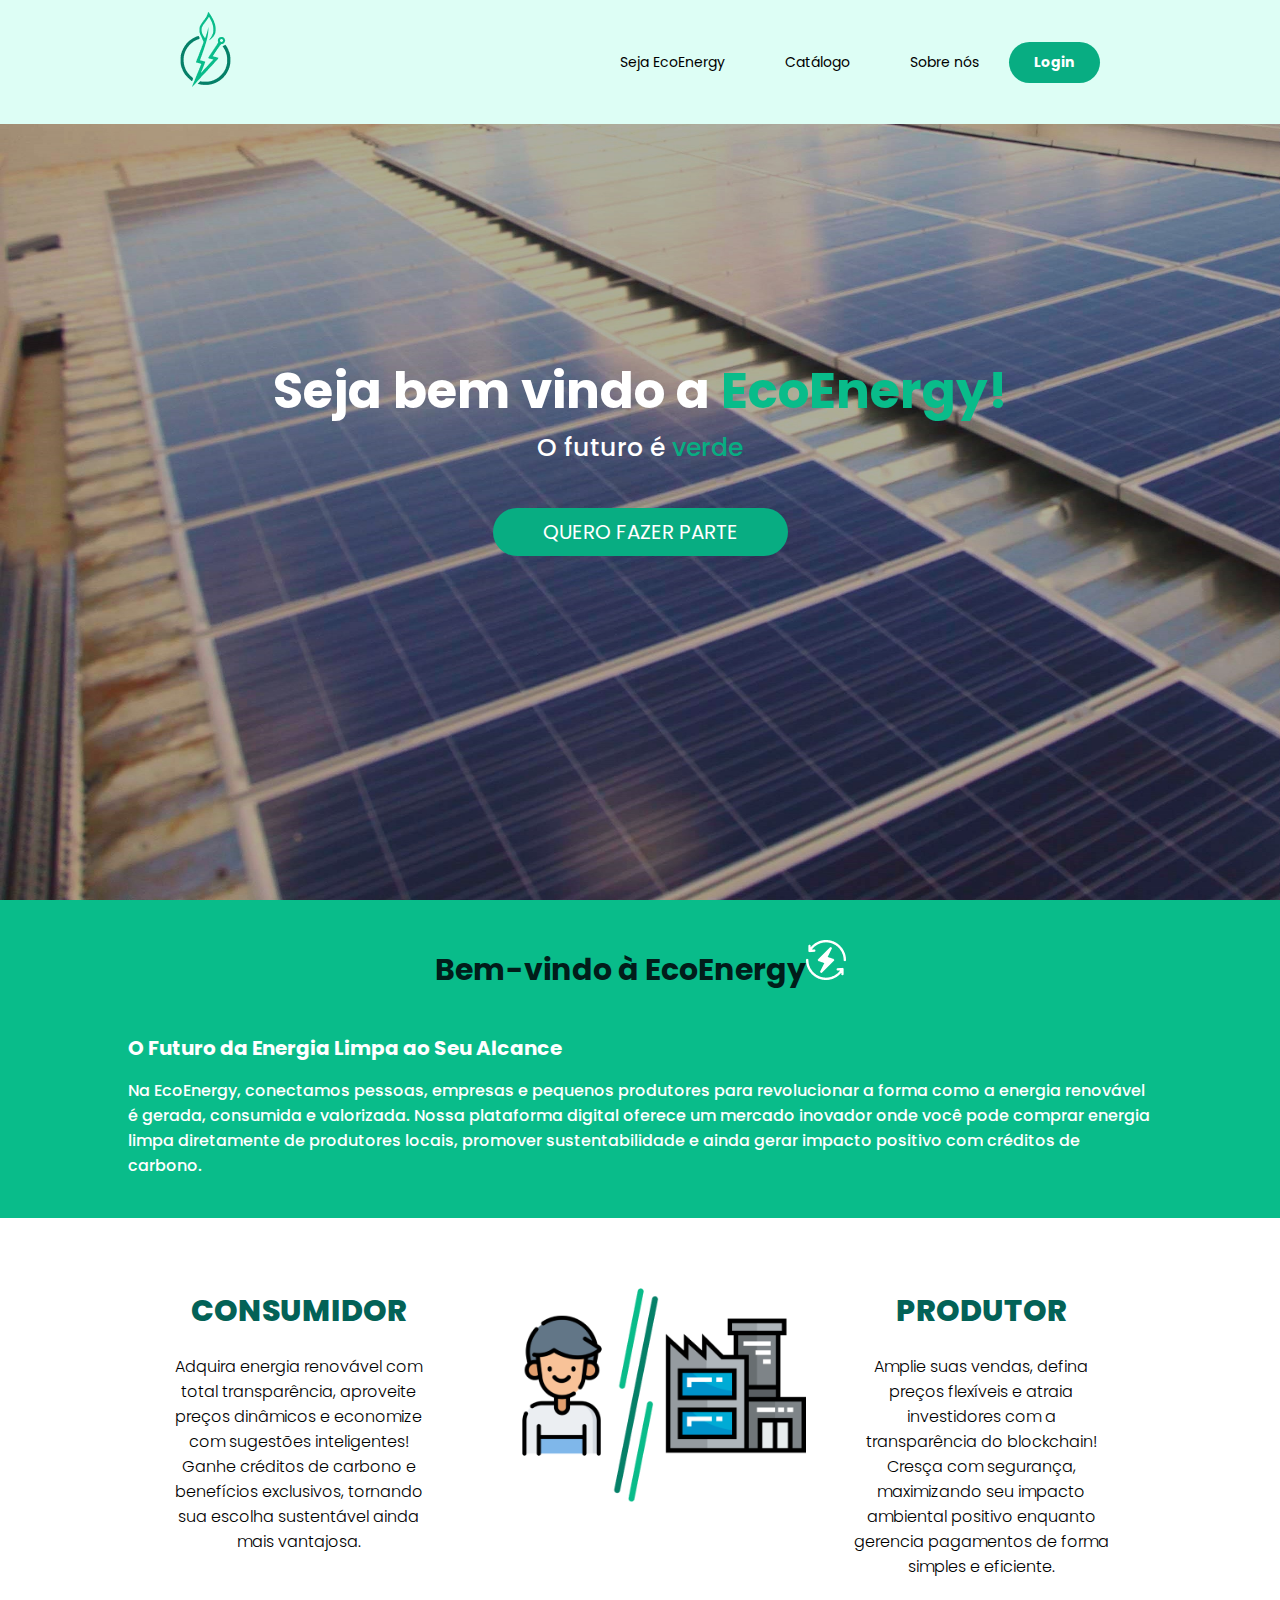
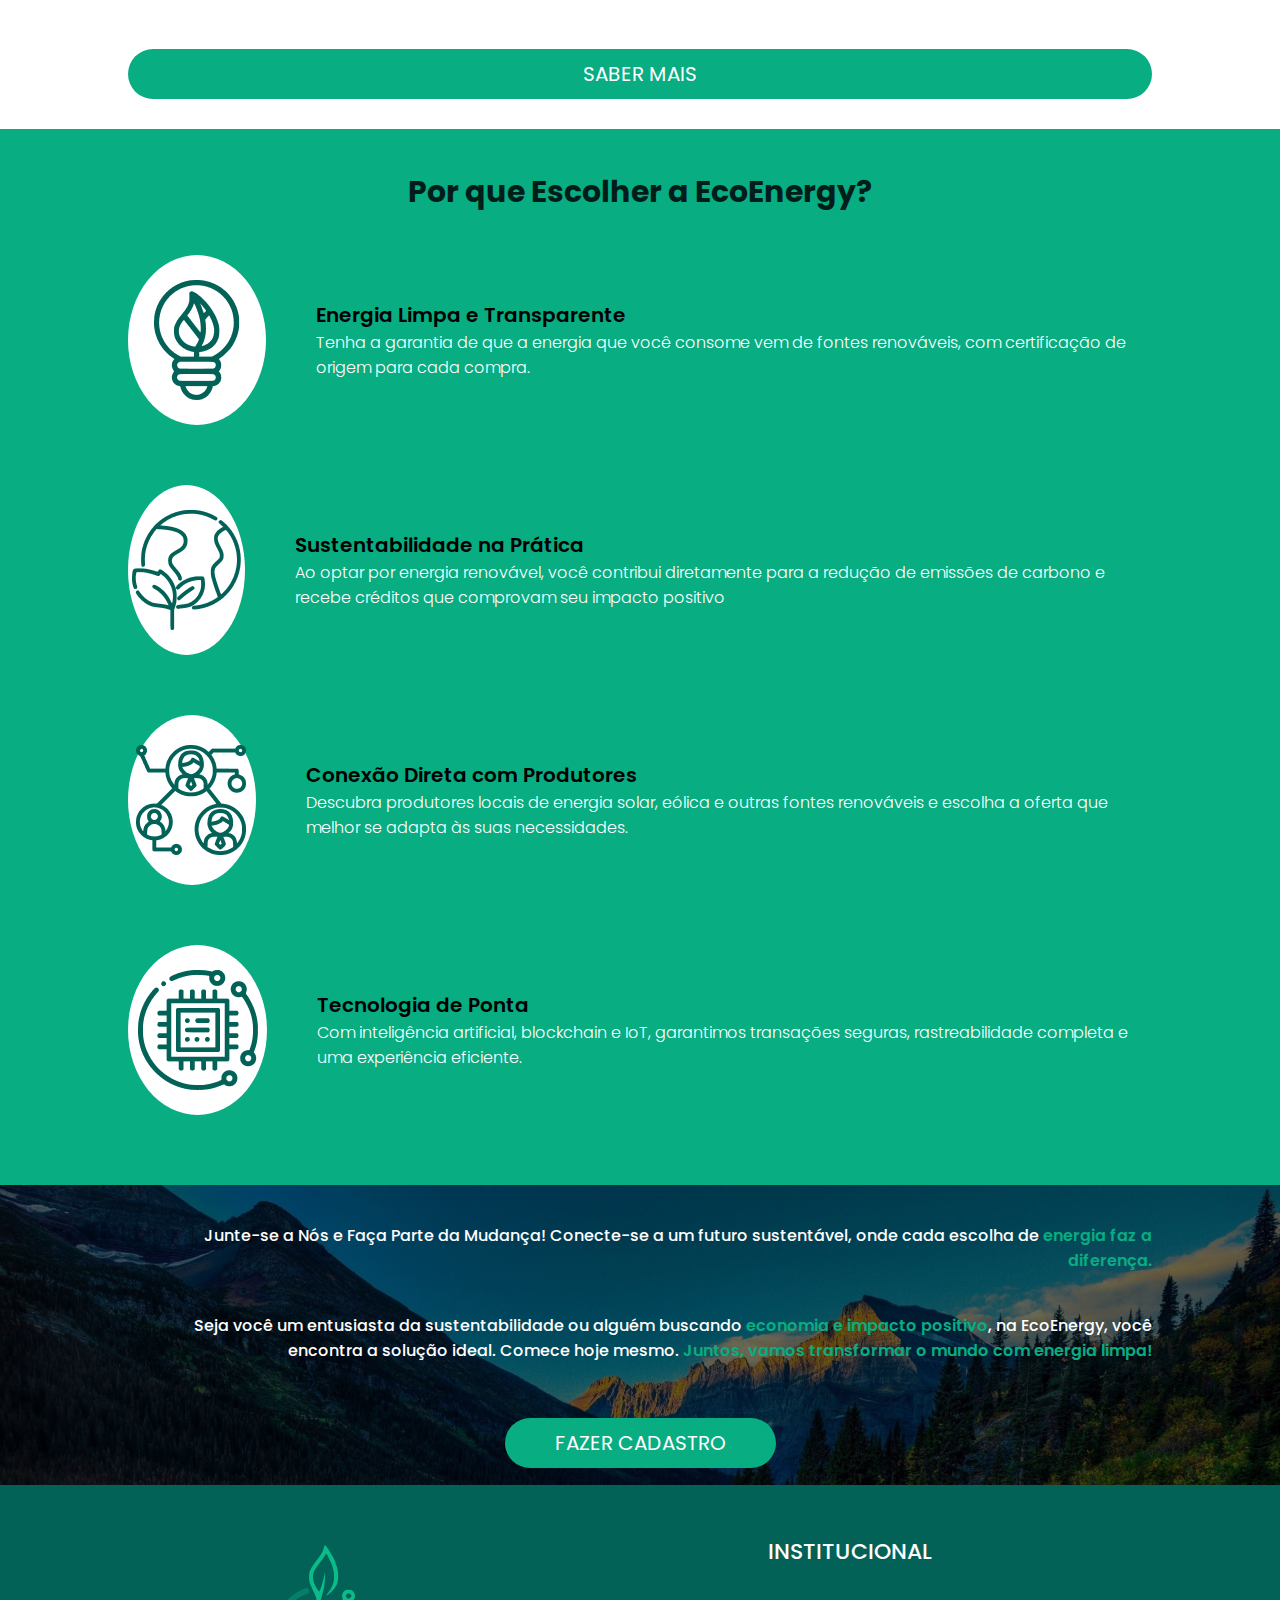
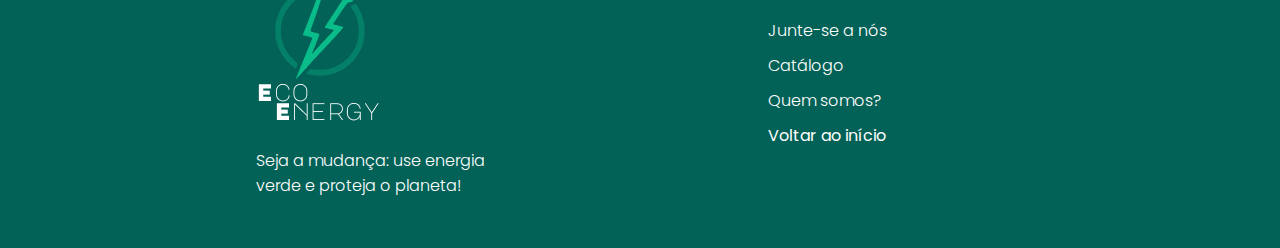
<file: EcoEnergy/index.html>
<!DOCTYPE html>
<html lang="pt-br">

<head>
    <meta charset="UTF-8">
    <meta name="viewport" content="width=device-width, initial-scale=1.0">
    <link rel="stylesheet" href="css/style.css">
    <link rel="shortcut icon" href="assets/icon-ecoenergy.png" type="image/x-icon">
    <link rel="stylesheet" href="https://fonts.googleapis.com/css2?family=Material+Symbols+Outlined" />
    <link rel="stylesheet" href="https://fonts.googleapis.com/css2?family=Material+Symbols+Outlined:opsz,wght,FILL,GRAD@20..48,100..700,0..1,-50..200&icon_names=shopping_cart" />
    <script src="script/script.js"></script>
    <title>EcoEnergy</title>
</head>

<body>
    <div id="wrapper">
        <header id="cabecalho">
            <div class="content-cabecalho">
                <div id="logo">
                    <a href="index.html">
                        <img class="logo-EcoEnergy" src="assets/logo-EcoEnergy.png" alt="logo-EcoEnergy"
                            loading="eager">
                    </a>
                </div>
                <div id="menu">
                    <div class="menu-toggle" id="menu-toggle">
                        <span class="bar"></span>
                        <span class="bar"></span>
                        <span class="bar"></span>
                    </div>
                    <nav class="menu-cabecalho">
                        <a class="menu-cabecalho-options" href="seja-eco.html">Seja EcoEnergy</a>
                        <a class="menu-cabecalho-options" href="catálogo.html">Catálogo</a>
                        <a class="menu-cabecalho-options" href="sobre-nos.html">Sobre nós</a>
                        <a class="menu-cabecalho-options-verde" href="login.html"><b>Login</b></a>
                    </nav>
                </div>

                <div class="menu-e-carrinho">
                    <div class="menu-cabecalho-options-menu">
                        <span class="material-symbols-outlined">
                            menu
                        </span>
                        <span class="material-symbols-outlined">
                            shopping_cart
                        </span>
                    </div>
                </div>
            </div>
        </header>
        <main>
            <div class="inicio">
                <div class="content">
                    <section class="section-1">
                        <h3>Seja bem vindo a <span class="txt-destaque-verde">EcoEnergy!</span></h3>
                        <p>O futuro é <span class="txt-verde">verde</span></p>
                        <a class="botao-verde-padrao" href="cadastro.html">QUERO FAZER PARTE</a>
                    </section>
                </div>
            </div>

            <section class="section-2">
                <div class="content">
                    <h3>Bem-vindo à EcoEnergy<img src="assets/ciclo-energia.png" alt="ciclo-energia"></h3>
                    <p class="txt-destaque-section-2">O Futuro da Energia Limpa ao Seu Alcance</p>
                    <p class="p-section-2">Na EcoEnergy, conectamos pessoas, empresas e pequenos produtores para revolucionar a
                        forma como a energia renovável é gerada, consumida e valorizada. Nossa plataforma digital
                        oferece um mercado inovador onde você pode comprar energia limpa diretamente de produtores
                        locais, promover sustentabilidade e ainda gerar impacto positivo com créditos de carbono.</p>
                </div>
                
            </section>

            <section class="section-3">
                <div class="content">
                    <div class="content-section-3">
                        <div class="coluna-section-3">
                            <h3>Consumidor</h3>
                            <p>Adquira energia renovável com total transparência, aproveite preços dinâmicos e economize com sugestões inteligentes! Ganhe créditos de carbono e benefícios exclusivos, tornando sua escolha sustentável ainda mais vantajosa.</p>
                        </div>
                        <div class="coluna-section-3">
                            <img src="assets/pessoal-empresarial.png" alt="pessoal-empresarial">
                        </div>
                        <div class="coluna-section-3">
                            <h3>Produtor</h3>
                            <p>Amplie suas vendas, defina preços flexíveis e atraia investidores com a transparência do blockchain! Cresça com segurança, maximizando seu impacto ambiental positivo enquanto gerencia pagamentos de forma simples e eficiente.</p>
                        </div>
                    </div>
                    <a class="botao-verde-padraox" href="seja-eco.html">SABER MAIS</a>
                </div>
            </section>

            <section class="section-4">
                <div class="content">
                    <h3>Por que Escolher a EcoEnergy?</h3>
                    <ul>
                        <li>
                            <div class="circulo">
                                <img src="assets/energia-limpa.png" alt="">
                            </div>
                            <div class="descricao-section-4">
                                <span>Energia Limpa e Transparente</span>
                            <p>Tenha a garantia de que a energia que você consome vem de fontes renováveis, com certificação de origem para cada compra.</p>
                            </div>
                        </li>
                        <li>
                            <div class="circulo">
                                <img src="assets/sustentabilidade.png" alt="">
                            </div>
                            <div class="descricao-section-4">
                                <span>Sustentabilidade na Prática</span>
                                <p>Ao optar por energia renovável, você contribui diretamente para a redução de emissões de carbono e recebe créditos que comprovam seu impacto positivo </p>
                            </div>
                        </li>
                        <li>
                            <div class="circulo">
                                <img src="assets/conexao-produtores.png" alt="">
                            </div>
                            <div class="descricao-section-4">
                                <span>Conexão Direta com Produtores</span>
                                <p>Descubra produtores locais de energia solar, eólica e outras fontes renováveis e escolha a oferta que melhor se adapta às suas necessidades.</p>
                            </div>
                        </li>
                        <li>
                            <div class="circulo">
                                <img src="assets/tecnologia.png" alt="">
                            </div>
                            <div class="descricao-section-4">
                                <span>Tecnologia de Ponta</span>
                                <p>Com inteligência artificial, blockchain e IoT, garantimos transações seguras, rastreabilidade completa e uma experiência eficiente.</p>
                            </div>
                        </li>
                    </ul>
                </div>
            </section>

            <section class="section-5">
                <div class="content">
                    <p>Junte-se a Nós e Faça Parte da Mudança! Conecte-se a um futuro sustentável, onde cada escolha de <span>energia faz a diferença.</span></p>
                    <p>Seja você um entusiasta da sustentabilidade ou alguém buscando <span>economia e impacto positivo</span>, na EcoEnergy, você encontra a solução ideal. Comece hoje mesmo. <span>Juntos, vamos transformar o mundo com energia limpa!</span>
                    </p>
                </div>
                <a class="botao-verde-padrao" href="cadastro.html">FAZER CADASTRO</a>
            </section>
        </main>

        <footer id="rodape">
            <div class="content">
                <div class="content-rodape">
                    <div class="coluna-rodape">
                        <a href="#cabecalho"><img src="assets/logo-descritiva-EcoEnergy.png" alt=""></a>
                        <p>Seja a mudança: use energia verde e proteja o planeta!</p>
                    </div>

                    <div class="coluna-rodape">
                        <h4>Institucional</h4>
                        <ul>
                            <li><a href="seja-eco.html">Junte-se a nós</a></li>
                            <li><a href="catálogo.html">Catálogo</a></li>
                            <li><a href="sobre-nos.html">Quem somos?</a></li>
                            <li><a class="voltar-inicio" href="#cabecalho"><b>Voltar ao início</b></a></li>
                        </ul>
                    </div>
                </div>
            </div>
        </footer>

    </div>
</body>

</html>
</file>
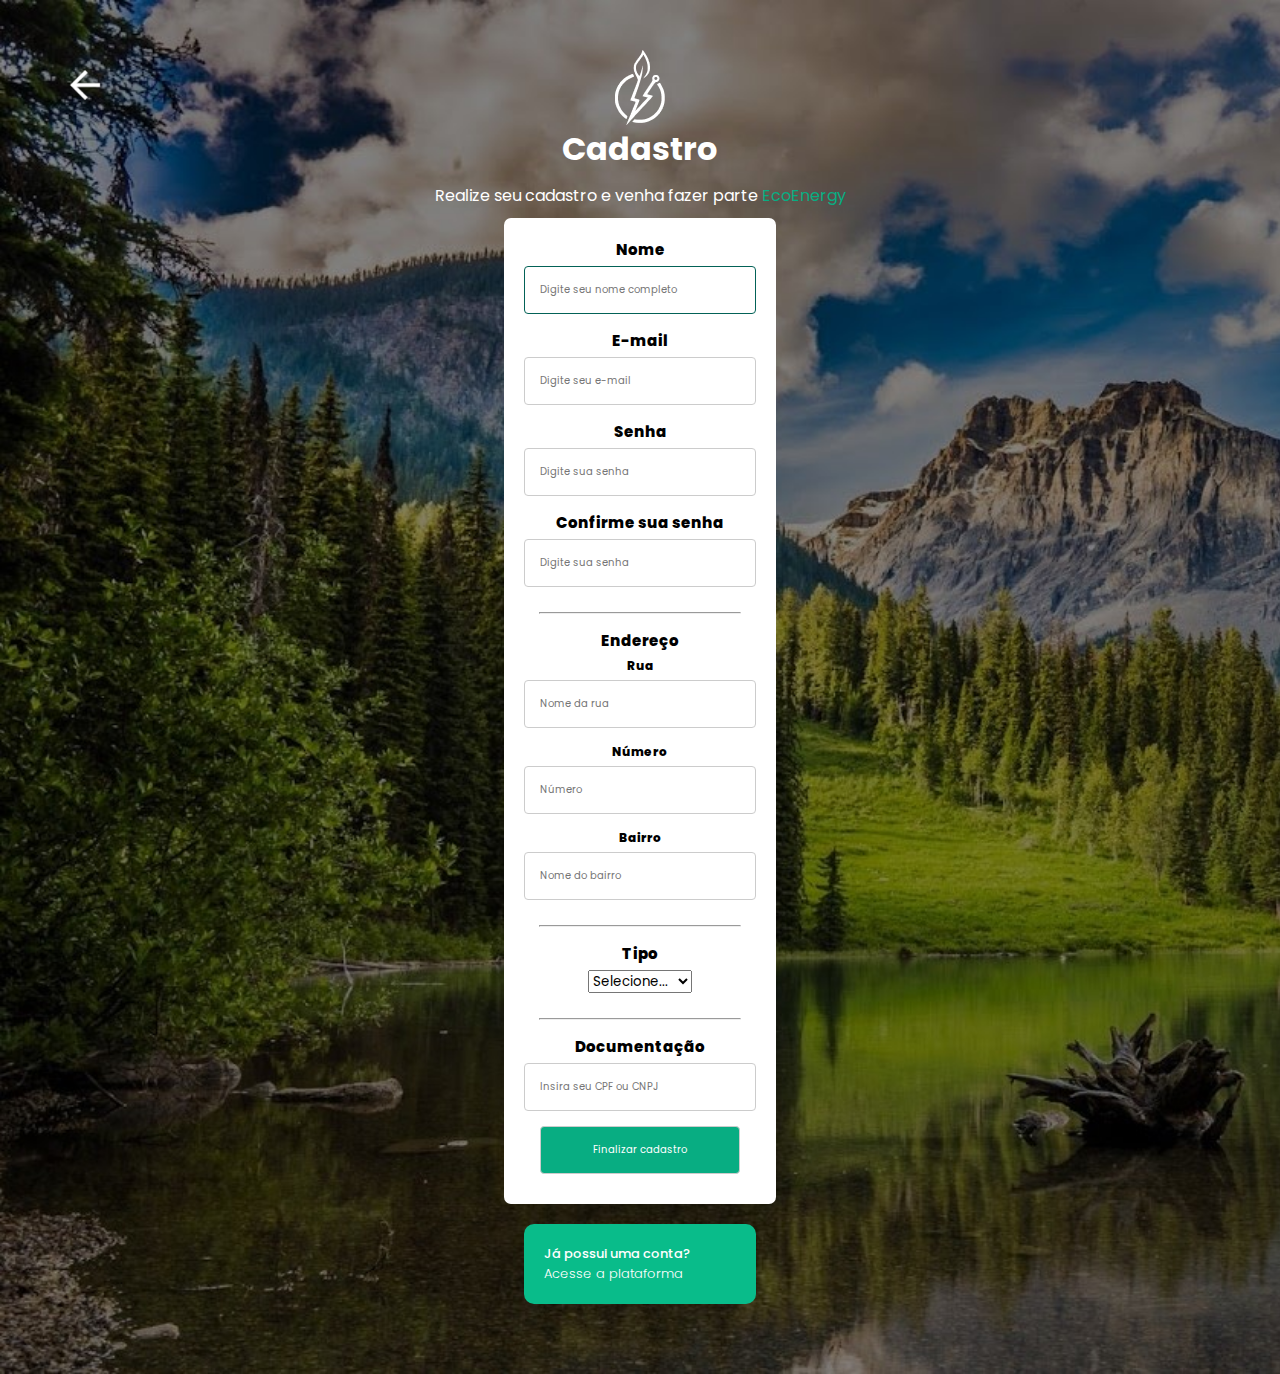
<file: EcoEnergy/cadastro.html>
<!DOCTYPE html>
<html lang="pt-br">

<head>
    <meta charset="UTF-8">
    <meta name="viewport" content="width=device-width, initial-scale=1.0">
    <link rel="stylesheet" href="css/style.css">
    <link rel="shortcut icon" href="assets/icon-ecoenergy.png" type="image/x-icon">
    <script src="script/script.js"></script>
    <title>Cadastro - EcoEnergy</title>
</head>

<body>
    <main id="tela-cadastro">
        <a href="login.html"><img class="seta-branca" src="assets/arrow_back_16dp_FFFFFF_FILL0_wght400_GRAD0_opsz20.png" alt="seta-branca"></a>
        <div class="tela-login-apresentacao">
            <img src="assets/logo-branca-EcoEnergy.png" alt="logo-branca-EcoEnergy">
            <h1>Cadastro</h1>
            <p class="p-tela-login-apresentacao"><b>Realize seu cadastro e venha fazer parte </b><span class="txt-verde"><b>EcoEnergy</b></span></p>

            <div class="fundo-cadastro">
                <form method="post" class="formLogin">
                    <label class="txt-preto" for="nomeCompleto">Nome</label>
                    <input type="text" name="nomeCompleto" id="nomeCompleto" placeholder="Digite seu nome completo" autofocus="true" required/>
                    <label class="txt-preto" for="email">E-mail</label>
                    <input type="email" name="email" id="email" placeholder="Digite seu e-mail" autofocus="true" required/>
                    <label class="txt-preto" for="senha">Senha</label>
                    <input type="password" name="senha" id="senha" placeholder="Digite sua senha" required/>
                    <label class="txt-preto"for="conf-senha">Confirme sua senha</label>
                    <input type="password" name="conf-senha" id="conf-senha" placeholder="Digite sua senha" required/>

                    <hr class="linha-cadastro">

                    <label class="txt-preto" for="rua">Endereço</label>
                    <label class="txt-preto-p" for="rua">Rua</label>
                    <input type="text" name="rua" id="rua" placeholder="Nome da rua" autofocus="true" required/>
                    <label class="txt-preto-p" for="numero-local">Número</label>
                    <input type="text" name="numero-local" id="numero-local" placeholder="Número" autofocus="true" required/>
                    <label class="txt-preto-p" for="bairro">Bairro</label>
                    <input type="text" name="bairro" id="bairro" placeholder="Nome do bairro" autofocus="true" required/>

                    <hr class="linha-cadastro">

                    <label class="txt-preto" for="tipo-usuario">Tipo</label>
                    <select class="select-tipo-usuario" id="tipo-usuario" name="tipo-usuario" required>
                        <option value="">Selecione...</option>
                        <option value="consumidor">Consumidor</option>
                        <option value="produtor">Produtor</option>
                    </select>

                    <hr class="linha-cadastro">

                    <label class="txt-preto" for="cpf">Documentação</label>
                    <input type="text" placeholder="Insira seu CPF ou CNPJ" autofocus="true" required maxlength="10">

                    <input type="submit" value="Finalizar cadastro" class="botao-verde-padrao"/>
                </form>
                <div class="botao-grande">
                    <a href="login.html">
                        <p class="botao-grande-f1">Já possui uma conta?</p>
                        <p class="botao-grande-f2">Acesse a plataforma</p>
                    </a>
                </div>
            </div>
        </div>
    </main>
</body>
</file>
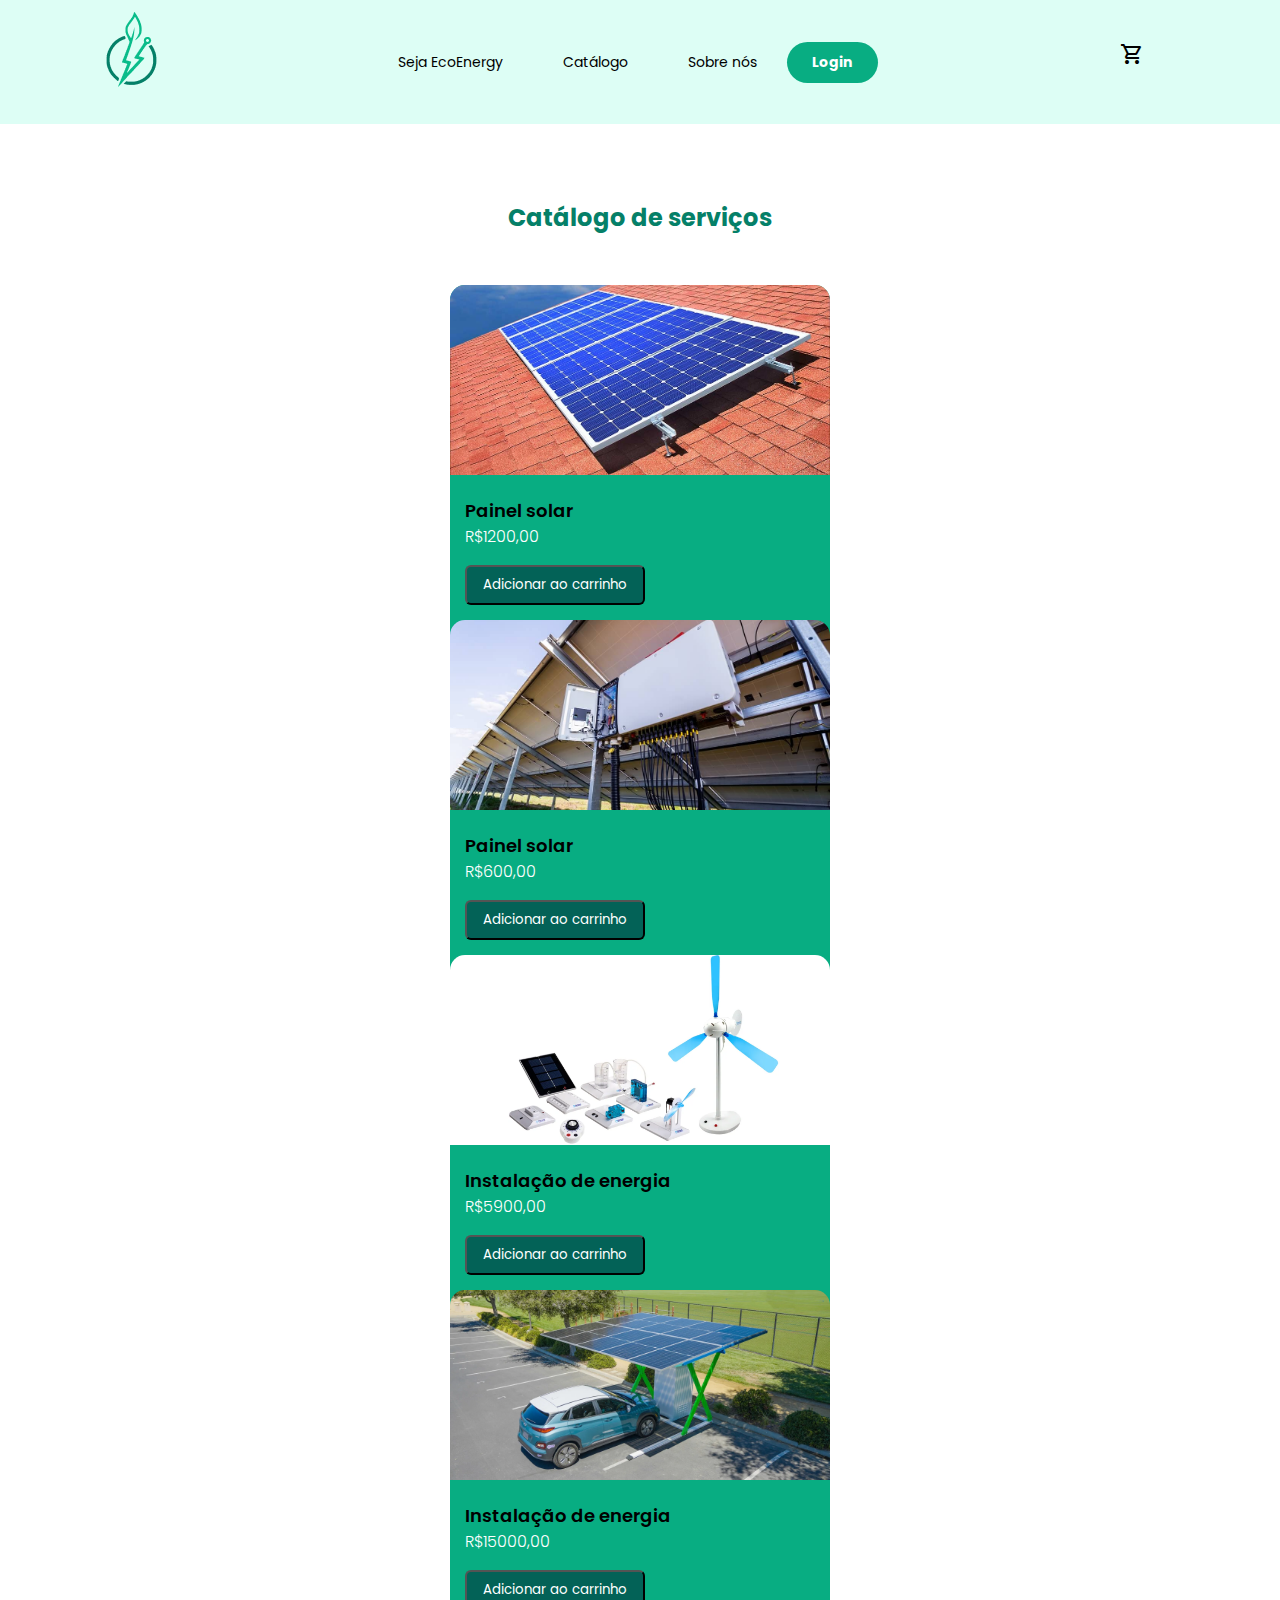
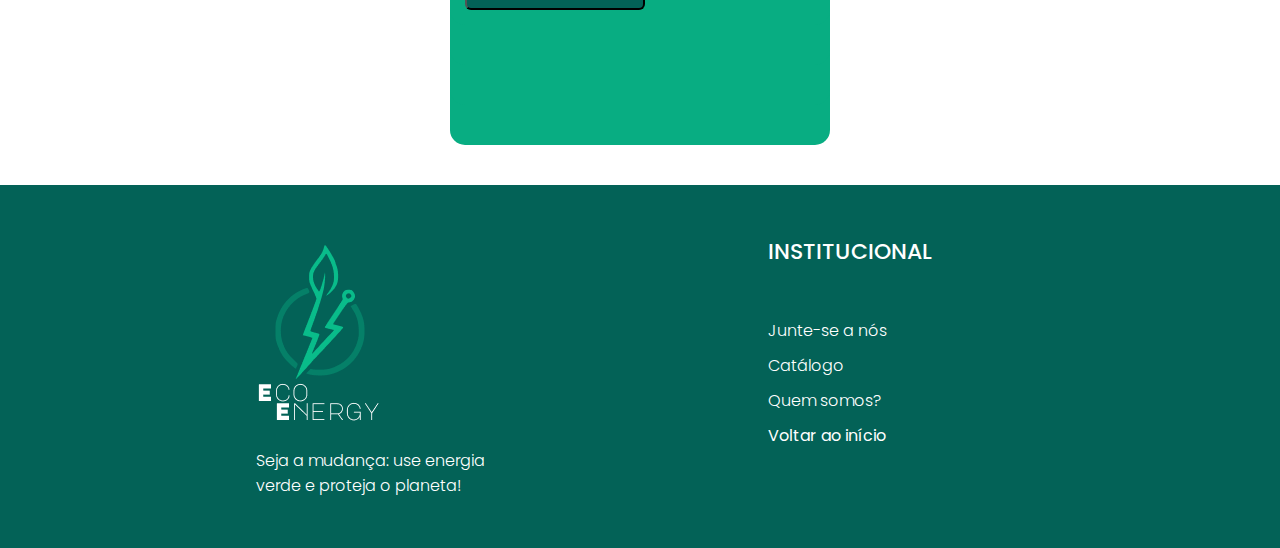
<file: EcoEnergy/catálogo.html>
<!DOCTYPE html>
<html lang="pt-br">

<head>
    <meta charset="UTF-8">
    <meta name="viewport" content="width=device-width, initial-scale=1.0">
    <link rel="stylesheet" href="css/style.css">
    <link rel="shortcut icon" href="assets/icon-ecoenergy.png" type="image/x-icon">
    <link rel="stylesheet" href="https://fonts.googleapis.com/css2?family=Material+Symbols+Outlined" />
    <link rel="stylesheet" href="https://fonts.googleapis.com/css2?family=Material+Symbols+Outlined:opsz,wght,FILL,GRAD@20..48,100..700,0..1,-50..200&icon_names=shopping_cart" />
    <script src="script/script.js"></script>
    <title>Catálogo - EcoEnergy</title>
</head>

<body>
    <div id="wrapper">
        <header id="cabecalho">
            <div class="content-cabecalho">
                <div id="logo">
                    <a href="index.html">
                        <img class="logo-EcoEnergy" src="assets/logo-EcoEnergy.png" alt="logo-EcoEnergy"
                            loading="eager">
                    </a>
                </div>

                    <nav class="menu-cabecalho">
                        <a class="menu-cabecalho-options" href="seja-eco.html">Seja EcoEnergy</a>
                        <a class="menu-cabecalho-options" href="catálogo.html">Catálogo</a>
                        <a class="menu-cabecalho-options" href="sobre-nos.html">Sobre nós</a>
                        <a class="menu-cabecalho-options-verde" href="login.html"><b>Login</b></a>
                    </nav>

                    <div class="menu-cabecalho-options">
                        <span class="material-symbols-outlined">
                            shopping_cart
                        </span>
                    </div>
                    
                    <div class="menu-e-carrinho">
                        <div class="menu-cabecalho-options-menu">
                            <span class="material-symbols-outlined">
                                menu
                            </span>
                            <span class="material-symbols-outlined">
                                shopping_cart
                            </span>
                        </div>
                    </div>
                </div>
            </div>
        </header>
        <main class="container mx-auto px-6 py-8">
            <h2 class="titulo-catalogo">
             Catálogo de serviços
            </h2>
            <div class="grid-catalogo grid-cols-1 md:grid-cols-2 lg:grid-cols-3">
                <div class="item-catalogo">
                    <img alt="cat-painel-solar" class="img-catalogo" height="400" src="assets/cat-painel-solar.webp" width="600"/>
                    <div class="divisao-catalogo">
                    <h3 class="titulo-item-catalogo">
                        Painel solar
                    </h3>
                    <p class="preco">
                        R$1200,00
                    </p>
                    <button class="botao-add-carrinho">
                        Adicionar ao carrinho
                    </button>
                </div>
                <div class="item-catalogo">
                    <img alt="A stylish modern chair in a minimalistic room" class="img-catalogo" height="400" src="assets/cat-monitoramento-energia.jpg" width="600"/>
                    <div class="divisao-catalogo">
                    <h3 class="titulo-item-catalogo">
                        Painel solar
                    </h3>
                    <p class="preco">
                        R$600,00
                    </p>
                    <button class="botao-add-carrinho">
                        Adicionar ao carrinho
                    </button>
                </div>

                <div class="item-catalogo">
                    <img alt="A stylish modern chair in a minimalistic room" class="img-catalogo" height="400" src="assets/cat-kit-sustentavel.webp" width="600"/>
                    <div class="divisao-catalogo">
                    <h3 class="titulo-item-catalogo">
                        Instalação de energia
                    </h3>
                    <p class="preco">
                        R$5900,00
                    </p>
                    <button class="botao-add-carrinho">
                        Adicionar ao carrinho
                    </button>
                </div>

                <div class="item-catalogo">
                    <img alt="A stylish modern chair in a minimalistic room" class="img-catalogo" height="400" src="assets/cat-carregador-solar-carro.webp" width="600"/>
                    <div class="divisao-catalogo">
                    <h3 class="titulo-item-catalogo">
                        Instalação de energia
                    </h3>
                    <p class="preco">
                        R$15000,00
                    </p>
                    <button class="botao-add-carrinho">
                        Adicionar ao carrinho
                    </button>
                </div>
            </div>

            <div id="modal" class="modal" style="display: none;">
                <div class="modal-content">
                    <span class="close" id="closeModal">&times;</span>
                    <p>Produto adicionado ao carrinho!</p>
                </div>
            </div>
        </main>

        <footer id="rodape">
            <div class="content">
                <div class="content-rodape">
                    <div class="coluna-rodape">
                        <a href="#cabecalho"><img src="assets/logo-descritiva-EcoEnergy.png" alt=""></a>
                        <p>Seja a mudança: use energia verde e proteja o planeta!</p>
                    </div>

                    <div class="coluna-rodape">
                        <h4>Institucional</h4>
                        <ul>
                            <li><a href="seja-eco.html">Junte-se a nós</a></li>
                            <li><a href="catálogo.html">Catálogo</a></li>
                            <li><a href="sobre-nos.html">Quem somos?</a></li>
                            <li><a class="voltar-inicio" href="#cabecalho"><b>Voltar ao início</b></a></li>
                        </ul>
                    </div>
                </div>
            </div>
        </footer>

    </div>
</body>

</html>
</file>
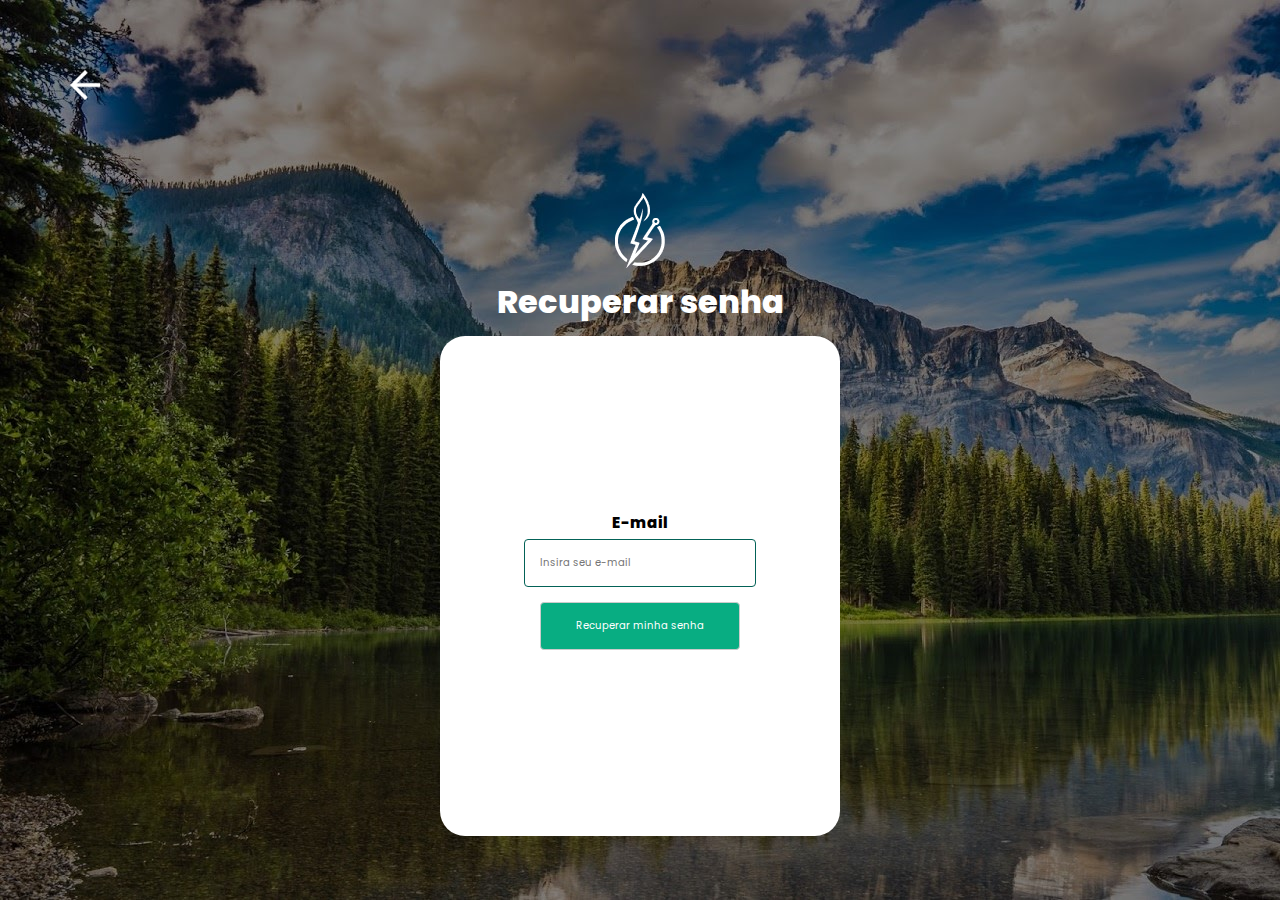
<file: EcoEnergy/esqueci-minha-senha.html>
<!DOCTYPE html>
<html lang="pt-br">

<head>
    <meta charset="UTF-8">
    <meta name="viewport" content="width=device-width, initial-scale=1.0">
    <link rel="stylesheet" href="css/style.css">
    <link rel="shortcut icon" href="assets/icon-ecoenergy.png" type="image/x-icon">
    <script src="script/script.js"></script>
    <title>Recuperar senha - EcoEnergy</title>
</head>

<body>
    <main id="tela-login">
        <a href="index.html"><img class="seta-branca" src="assets/arrow_back_16dp_FFFFFF_FILL0_wght400_GRAD0_opsz20.png" alt="seta-branca"></a>
        <div class="tela-login-apresentacao">
            <img src="assets/logo-branca-EcoEnergy.png" alt="logo-branca-EcoEnergy">
            <h1>Recuperar senha</h1>

            <div class="fundo-login">
                <form method="POST" class="formLogin">
                    <label class="txt-preto" for="email">E-mail</label>
                    <input type="email" placeholder="Insira seu e-mail" autofocus="true" required/>
                    <input type="submit" value="Recuperar minha senha" class="botao-verde-padrao"/>
                </form>
            </div>
        </div>
    </main>
</body>
</file>
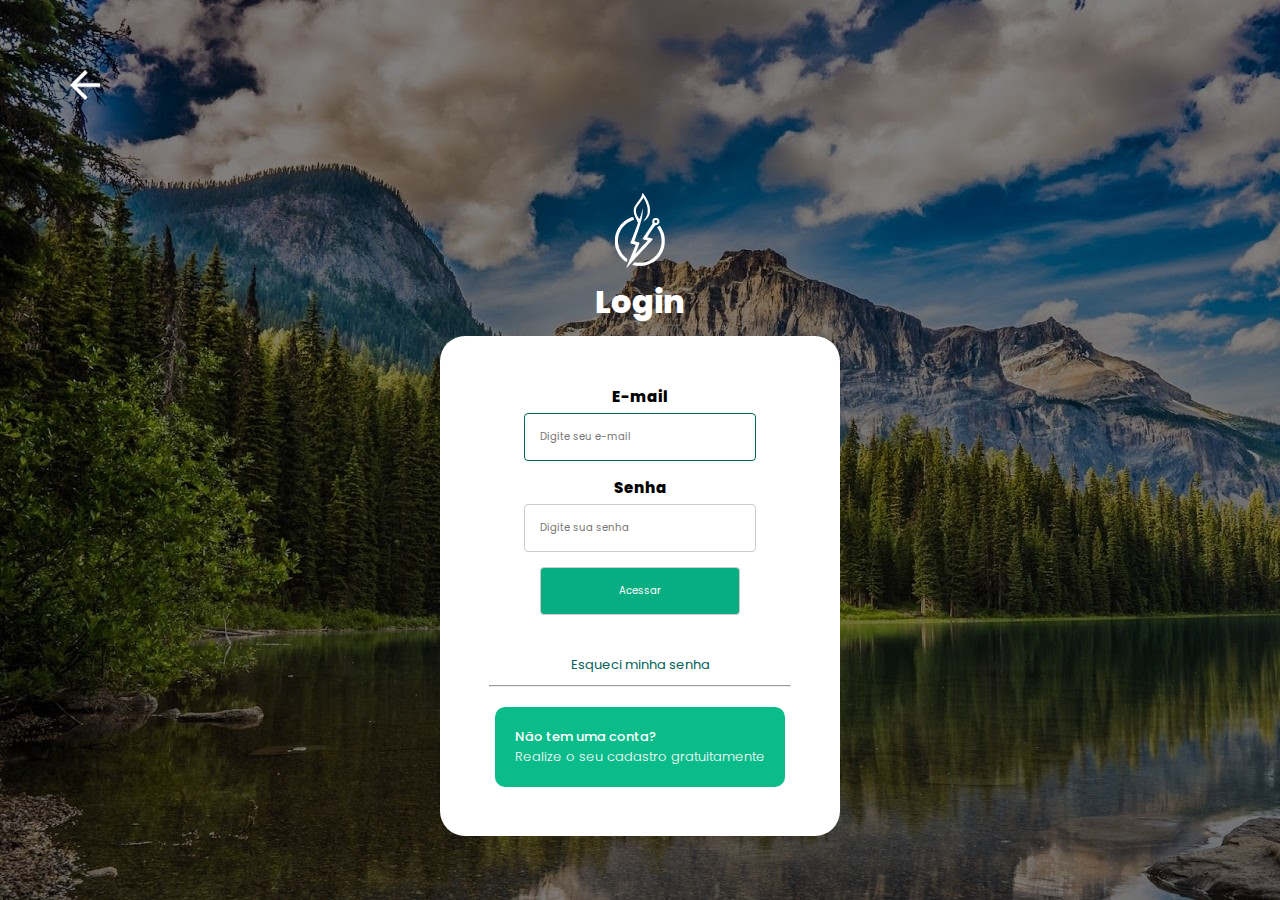
<file: EcoEnergy/login.html>
<!DOCTYPE html>
<html lang="pt-br">

<head>
    <meta charset="UTF-8">
    <meta name="viewport" content="width=device-width, initial-scale=1.0">
    <link rel="stylesheet" href="css/style.css">
    <link rel="shortcut icon" href="assets/icon-ecoenergy.png" type="image/x-icon">
    <script src="script/script.js"></script>
    <title>Login - EcoEnergy</title>
</head>

<body>
    <main id="tela-login">
        <a href="index.html"><img class="seta-branca" src="assets/arrow_back_16dp_FFFFFF_FILL0_wght400_GRAD0_opsz20.png" alt="seta-branca"></a>
        <div class="tela-login-apresentacao">
            <img src="assets/logo-branca-EcoEnergy.png" alt="logo-branca-EcoEnergy">
            <h1>Login</h1>

            <div class="fundo-login">
                <form method="POST" class="formLogin" id="loginForm">
                    <label class="txt-preto" for="email">E-mail</label>
                    <input type="email" placeholder="Digite seu e-mail" autofocus="true" required/>
                    <label class="txt-preto" for="password">Senha</label>
                    <input type="password" placeholder="Digite sua senha" required/>
                    <input type="submit" value="Acessar" class="botao-verde-padrao"/>
                </form>

                <a class="esqueci-minha-senha" href="esqueci-minha-senha.html">Esqueci minha senha</a>
                <hr>
                <div class="botao-grande">
                    <a href="cadastro.html">
                        <p class="botao-grande-f1">Não tem uma conta?</p>
                        <p class="botao-grande-f2">Realize o seu cadastro gratuitamente</p>
                    </a>
                </div>
            </div>
        </div>
    </main>
</body>
</file>
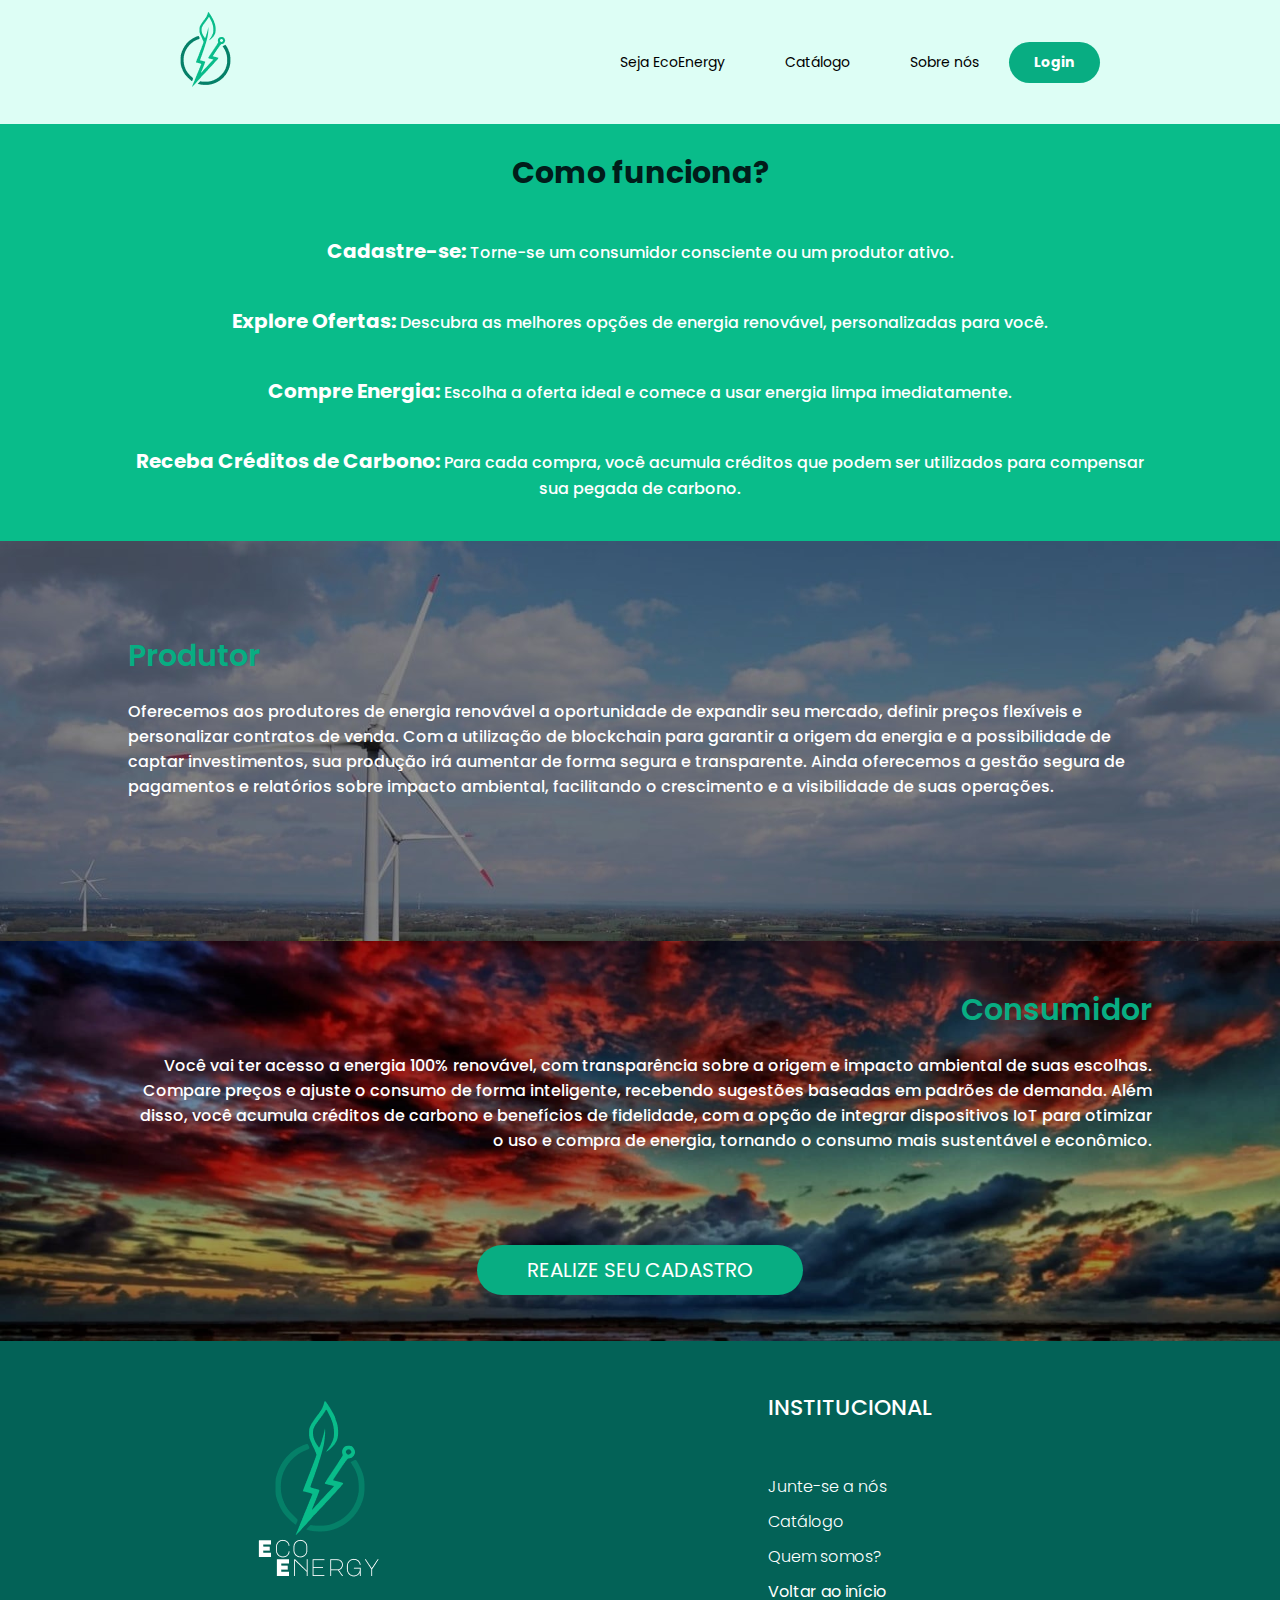
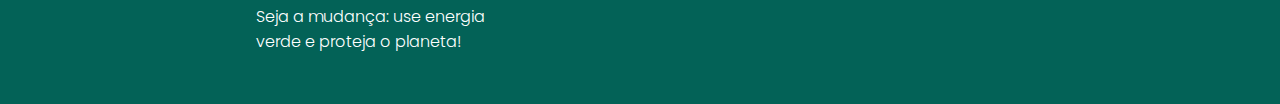
<file: EcoEnergy/seja-eco.html>
<!DOCTYPE html>
<html lang="pt-br">

<head>
    <meta charset="UTF-8">
    <meta name="viewport" content="width=device-width, initial-scale=1.0">
    <link rel="stylesheet" href="css/style.css">
    <link rel="shortcut icon" href="assets/icon-ecoenergy.png" type="image/x-icon">
    <link rel="stylesheet" href="https://fonts.googleapis.com/css2?family=Material+Symbols+Outlined" />
    <link rel="stylesheet" href="https://fonts.googleapis.com/css2?family=Material+Symbols+Outlined:opsz,wght,FILL,GRAD@20..48,100..700,0..1,-50..200&icon_names=shopping_cart" />
    <script src="script/script.js"></script>
    <title>Junte-se a nós - EcoEnergy</title>
</head>

<body>
    <div id="wrapper">
        <header id="cabecalho">
            <div class="content-cabecalho">
                <div id="logo">
                    <a href="index.html">
                        <img class="logo-EcoEnergy" src="assets/logo-EcoEnergy.png" alt="logo-EcoEnergy"
                            loading="eager">
                    </a>
                </div>

                <div id="menu">
                    <div class="menu-toggle" id="menu-toggle">
                        <span class="bar"></span>
                        <span class="bar"></span>
                        <span class="bar"></span>
                    </div>
                    <nav class="menu-cabecalho">
                        <a class="menu-cabecalho-options" href="seja-eco.html">Seja EcoEnergy</a>
                        <a class="menu-cabecalho-options" href="catálogo.html">Catálogo</a>
                        <a class="menu-cabecalho-options" href="sobre-nos.html">Sobre nós</a>
                        <a class="menu-cabecalho-options-verde" href="login.html"><b>Login</b></a>
                    </nav>
                </div>

                <div class="menu-e-carrinho">
                    <div class="menu-cabecalho-options-menu">
                        <span class="material-symbols-outlined">
                            menu
                        </span>
                        <span class="material-symbols-outlined">
                            shopping_cart
                        </span>
                    </div>
                </div>
            </div>
        </header>
        <main>
            <section class="section-seja-eco">
                <div class="content">
                    <h3>Como funciona?</h3>
                    <p class="p-seja-eco"><span class="txt-destaque-seja-eco">Cadastre-se: </span>Torne-se um consumidor consciente ou um produtor ativo.</p>
                    <p class="p-seja-eco"><span class="txt-destaque-seja-eco">Explore Ofertas: </span>Descubra as melhores opções de energia renovável, personalizadas para você.</p>
                    <p class="p-seja-eco"><span class="txt-destaque-seja-eco">Compre Energia: </span>Escolha a oferta ideal e comece a usar energia limpa imediatamente.</p>
                    <p class="p-seja-eco"><span class="txt-destaque-seja-eco">Receba Créditos de Carbono: </span>Para cada compra, você acumula créditos que podem ser utilizados para compensar sua pegada de carbono.</p>
                </div>
            </section>

            <section class="section-produtor">
                <div class="content">
                    <span>Produtor</span>
                    <p>Oferecemos aos produtores de energia renovável a oportunidade de expandir seu mercado, definir preços flexíveis e personalizar contratos de venda. Com a utilização de blockchain para garantir a origem da energia e a possibilidade de captar investimentos, sua produção irá aumentar de forma segura e transparente. Ainda oferecemos a gestão segura de pagamentos e relatórios sobre impacto ambiental, facilitando o crescimento e a visibilidade de suas operações.</p>
                </div>
            </section>

            <section class="section-consumidor">
                <div class="content">
                    <span>Consumidor</span>
                    <p>Você vai ter acesso a energia 100% renovável, com transparência sobre a origem e impacto ambiental de suas escolhas. Compare preços e ajuste o consumo de forma inteligente, recebendo sugestões baseadas em padrões de demanda. Além disso, você acumula créditos de carbono e benefícios de fidelidade, com a opção de integrar dispositivos IoT para otimizar o uso e compra de energia, tornando o consumo mais sustentável e econômico.</p>
                </div>
                <a class="botao-seja-eco" href="cadastro.html">REALIZE SEU CADASTRO</a>
            </section>
        </main>

        <footer id="rodape">
            <div class="content">
                <div class="content-rodape">
                    <div class="coluna-rodape">
                        <a href="#cabecalho"><img src="assets/logo-descritiva-EcoEnergy.png" alt=""></a>
                        <p>Seja a mudança: use energia verde e proteja o planeta!</p>
                    </div>

                    <div class="coluna-rodape">
                        <h4>Institucional</h4>
                        <ul>
                            <li><a href="seja-eco.html">Junte-se a nós</a></li>
                            <li><a href="catálogo.html">Catálogo</a></li>
                            <li><a href="sobre-nos.html">Quem somos?</a></li>
                            <li><a class="voltar-inicio" href="#cabecalho"><b>Voltar ao início</b></a></li>
                        </ul>
                    </div>
                </div>
            </div>
        </footer>

    </div>
</body>

</html>
</file>
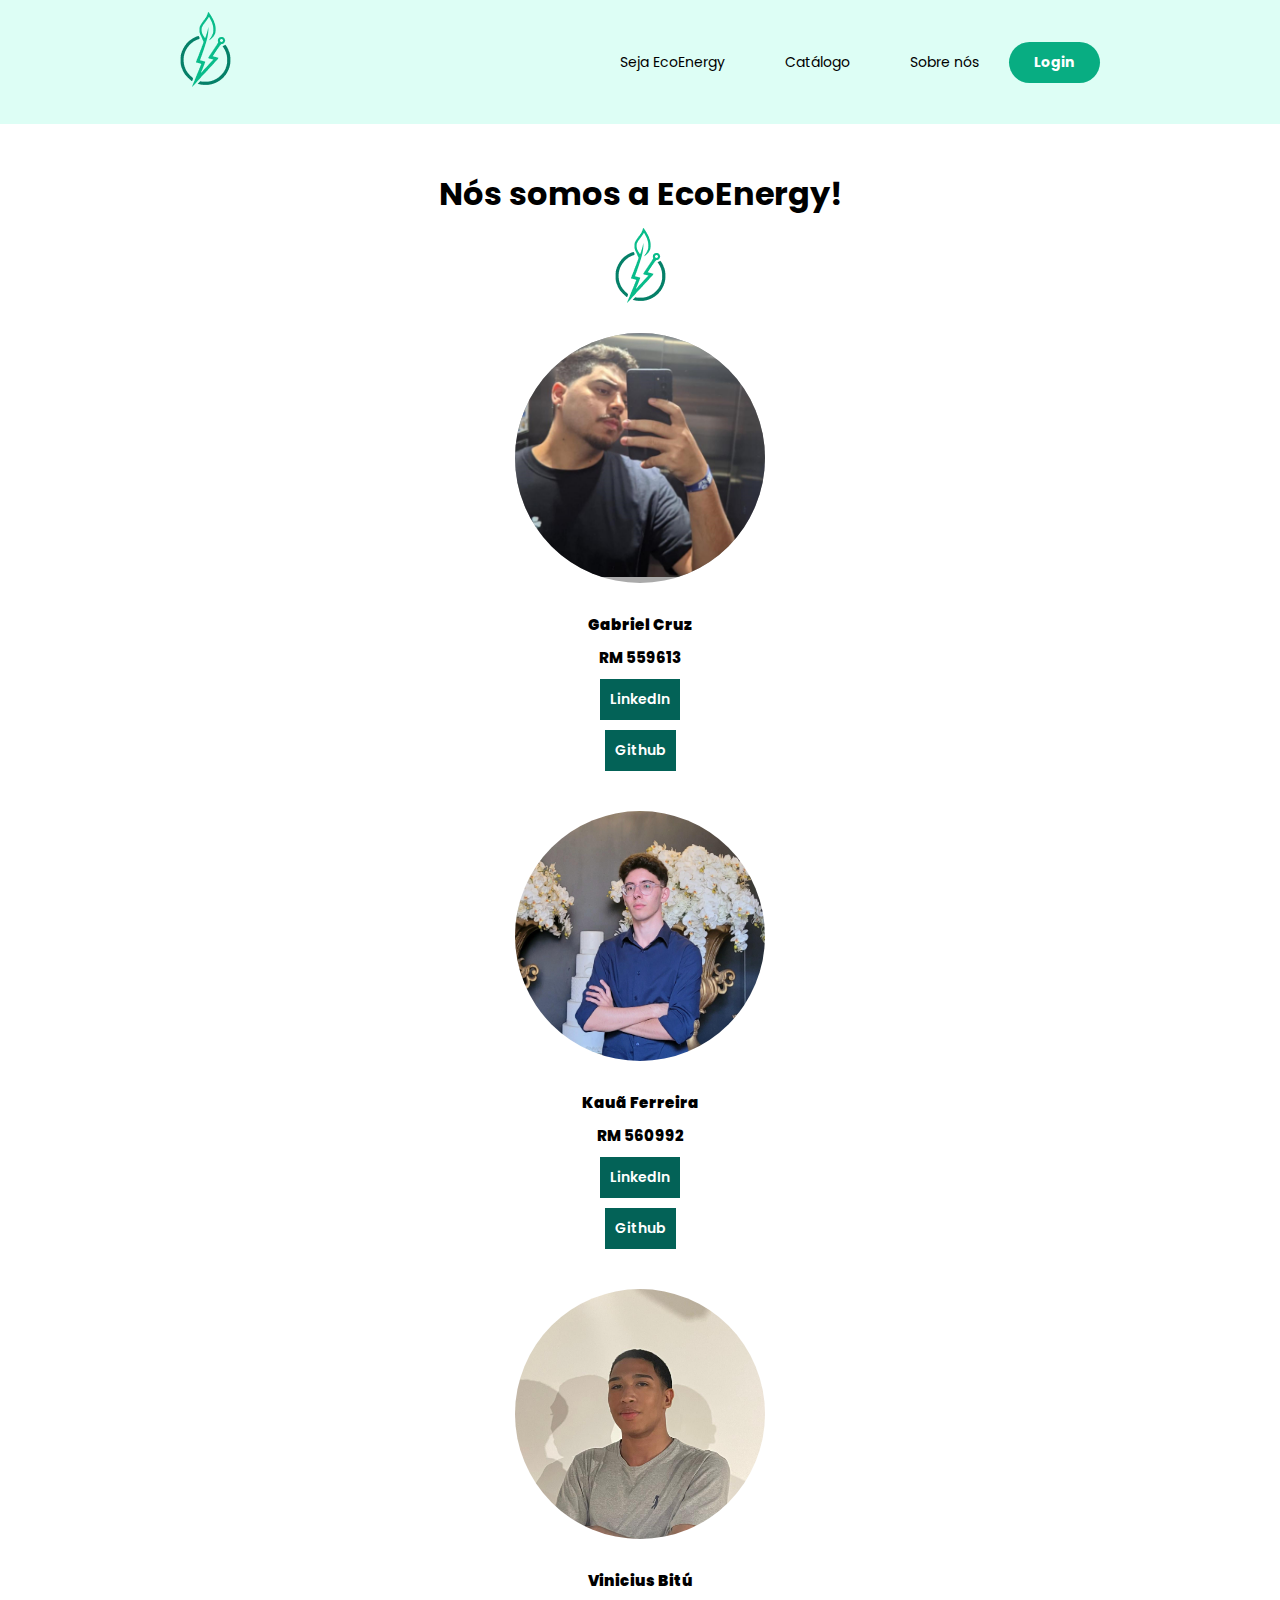
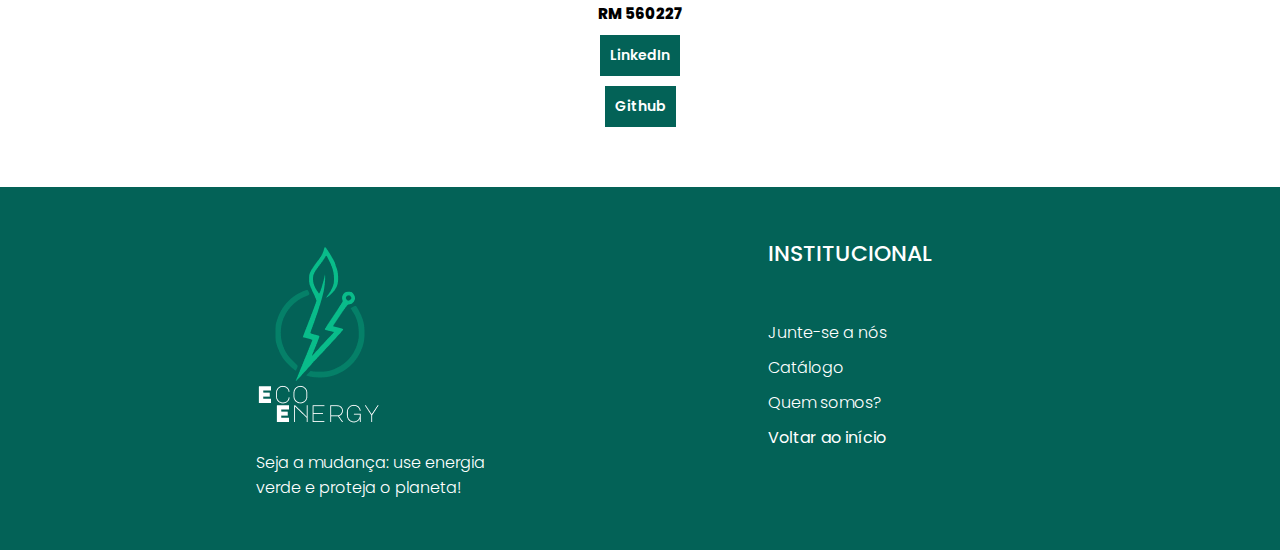
<file: EcoEnergy/sobre-nos.html>
<!DOCTYPE html>
<html lang="pt-br">

<head>
    <meta charset="UTF-8">
    <meta name="viewport" content="width=device-width, initial-scale=1.0">
    <link rel="stylesheet" href="css/style.css">
    <link rel="shortcut icon" href="assets/icon-ecoenergy.png" type="image/x-icon">
    <link rel="stylesheet" href="https://fonts.googleapis.com/css2?family=Material+Symbols+Outlined" />
    <link rel="stylesheet" href="https://fonts.googleapis.com/css2?family=Material+Symbols+Outlined:opsz,wght,FILL,GRAD@20..48,100..700,0..1,-50..200&icon_names=shopping_cart" />
    <script src="script/script.js"></script>
    <title>Sobre-nós - EcoEnergy</title>
</head>

<body>
    <div id="wrapper">
        <header id="cabecalho">
            <div class="content-cabecalho">
                <div id="logo">
                    <a href="index.html">
                        <img class="logo-EcoEnergy" src="assets/logo-EcoEnergy.png" alt="logo-EcoEnergy"
                            loading="eager">
                    </a>
                </div>
                <div id="menu">
                    <div class="menu-toggle" id="menu-toggle">
                        <span class="bar"></span>
                        <span class="bar"></span>
                        <span class="bar"></span>
                    </div>
                    <nav class="menu-cabecalho">
                        <a class="menu-cabecalho-options" href="seja-eco.html">Seja EcoEnergy</a>
                        <a class="menu-cabecalho-options" href="catálogo.html">Catálogo</a>
                        <a class="menu-cabecalho-options" href="sobre-nos.html">Sobre nós</a>
                        <a class="menu-cabecalho-options-verde" href="login.html"><b>Login</b></a>
                    </nav>
                </div>
                <div class="menu-e-carrinho">
                    <div class="menu-cabecalho-options-menu">
                        <span class="material-symbols-outlined">
                            menu
                        </span>
                        <span class="material-symbols-outlined">
                            shopping_cart
                        </span>
                    </div>
                </div>
            </div>
        </header>

        <main class="integrantes-social">
            <h3>Nós somos a EcoEnergy!</h3>
            <img src="assets/logo-EcoEnergy.png" alt="">
            <div class="info-integrantes-social">
                <div class="circle">
                    <img src="assets/gabriel-cruz.jpg" alt="ft-gabriel">
                </div>
                <p class="txt-preto-social"><strong>Gabriel Cruz</strong></p>
                <p class="txt-preto-social">RM 559613</p>
                <a class="btn-sobre-nos" href="https://www.linkedin.com/in/gabriel-cruz-07087918b/">LinkedIn</a>
                <a class="btn-sobre-nos" href="https://github.com/gabrielCZz">Github</a>
            </div>
            
            <div class="info-integrantes-social">
                <div class="circle">
                    <img src="assets/kaua-ferreira.jfif" alt="ft-kaua">
                </div>
                <p class="txt-preto-social"><strong>Kauã Ferreira</strong></p>
                <p class="txt-preto-social">RM 560992</p>
                <a class="btn-sobre-nos" href="https://www.linkedin.com/in/kau%C3%A3-ferreira-/">LinkedIn</a>
                <a class="btn-sobre-nos" href="https://github.com/k-auaferreira">Github</a>
            </div>

            <div class="info-integrantes-social">
                <div class="circle">
                    <img src="assets/vinicius-bitu.jpg" alt="ft-vinicius">
                </div>
                <p class="txt-preto-social"><strong>Vinicius Bitú</strong></p>
                <p class="txt-preto-social">RM 560227</p>
                <a class="btn-sobre-nos" href="https://www.linkedin.com/in/viniciusbitu?utm_source=share&utm_campaign=share_via&utm_content=profile&utm_medium=android_app">LinkedIn</a>
                <a class="btn-sobre-nos" href="https://github.com/Vi-debu">Github</a>
            </div>
        </main>

        <footer id="rodape">
            <div class="content">
                <div class="content-rodape">
                    <div class="coluna-rodape">
                        <a href="#cabecalho"><img src="assets/logo-descritiva-EcoEnergy.png" alt=""></a>
                        <p>Seja a mudança: use energia verde e proteja o planeta!</p>
                    </div>

                    <div class="coluna-rodape">
                        <h4>Institucional</h4>
                        <ul>
                            <li><a href="seja-eco.html">Junte-se a nós</a></li>
                            <li><a href="catálogo.html">Catálogo</a></li>
                            <li><a href="sobre-nos.html">Quem somos?</a></li>
                            <li><a class="voltar-inicio" href="#cabecalho"><b>Voltar ao início</b></a></li>
                        </ul>
                    </div>
                </div>
            </div>
        </footer>

    </div>
</body>

</html>
</file>
<file: EcoEnergy/css/style.css>
@import url('https://fonts.googleapis.com/css2?family=Poppins:ital,wght@0,100;0,200;0,300;0,400;0,500;0,600;0,700;0,800;0,900;1,100;1,200;1,300;1,400;1,500;1,600;1,700;1,800;1,900&display=swap');

*{
    font-family: "Poppins", sans-serif;
    margin: 0 auto;
    padding: 0;
    scroll-behavior: smooth;
    scroll-padding-top: 90px;
}

#wrapper{
    width: 100%;
}

:root{
    --whitegreen: #f1fcf9;
    --lightgreen: #ddfef5;
    --greentheme: #09BC8A;
    --green: #08ad82;
    --heavygreen: #058068;
    --darkgreen: #036257;
    --nigthgreen: #011d1a;
}

.content{
    width: 80%;
}

.content-cabecalho{
    width: 80%;
    background-color: var(--lightgreen);
    display: flex;
    padding-top: 12px;
    padding-bottom: 12px;
    justify-content: center;
    align-items: flex-start;
    width: 100%;
    position: fixed;
    inset: 0% 0% auto;
}

/*Cabeçalho*/

#cabecalho{
    background-color: var(--lightgreen);
}

.menu-cabecalho{
    display: flex;
    align-items: center;
    justify-content: space-between;
    height: 100px;
}

.menu-cabecalho-options{
    text-decoration: none;
    font-size: 300;
    font-size: 14px;
    color: black;
    padding: 30px;
}

.menu-cabecalho-options-menu{
    text-decoration: none;
    font-size: 300;
    font-size: 14px;
    color: black;
    padding: 30px;
}

.menu-cabecalho-options-carrinho{
    text-decoration: none;
    font-size: 300;
    font-size: 14px;
    color: black;
    padding: 30px;
}

.menu-cabecalho-options:hover{
    color: var(--green);
    transition: 0.3s ease;
}

.menu-cabecalho-options-verde{
    text-decoration: none;
    font-size: 300;
    font-size: 14px;
    color: white;
    padding: 10px 25px;
    background-color: var(--green);
    border-radius: 50px;
}

.menu-cabecalho-options-verde:hover{
    color: #cecdcd;
    transition: 0.3s ease;
}

/*Login*/
.seta-branca{
    position: fixed;
    top: 0;
    left: 0;
    width: 50px;
    height: 50px;
    margin: 50px;
    padding: 10px;
    display: flex;
    align-items: center;
    justify-content: center;
}

.seta-branca:hover{
    background-color: var(--darkgreen);
    transition: 0.5s ease;
    border-radius: 100px;
}

#tela-login{
    height: 100vh;
    background-image:  url('../assets/mountains.jpg');
    background-position: 0 0;
    background-repeat: no-repeat;
    background-size: cover;
    display: grid;
    align-items: center;
}

#tela-login h1{
    font-weight: 800;
    font-size: 32px;
    margin: 10px;
    text-align: center;
}

.tela-login-apresentacao{
    display: grid;
    color: white;
}

.fundo-login{
    margin: auto;
    display: flex;
    flex-direction: column;
    align-items: center;
    justify-content: center;
    width: 400px;
    height: 500px;
    background-color: white;
    border-radius: 25px;
}

.fundo-login hr{
    width: 300px;
    color: var(--darkgreen);
}

.formLogin {
    display: flex;
    flex-direction: column;
    background-color: #fff;
    border-radius: 7px;
    padding: 20px;
    gap: 5px;
}

.txt-preto{
    color: black;
    text-align: left;
    justify-content: left;
    display: flex;
    font-weight: 800;
    font-size: 15px;
}

.esqueci-minha-senha{
    text-decoration: none;
    color: var(--darkgreen);
    font-size: 13px;
    margin: 10px;
    text-align: center;
}

.esqueci-minha-senha:hover{
    color: black;
    font-weight: 500;
    transition: 0.5s ease;
}

.formLogin h1 {
    padding: 0;
    margin: 0;
    font-weight: 500;
    font-size: 2.3em;
}

.formLogin input {
    padding: 15px;
    font-size: 10px;
    border: 1px solid #ccc;
    margin-bottom: 10px;
    border-radius: 4px;
    transition: all linear 160ms;
    outline: none;
    width: 200px;
}

.formLogin input:focus {
    border: 1px solid var(--darkgreen);
}

.btn {
    background-color: var(--darkgreen);
    color: #fff;
    font-size: 14px;
    font-weight: 600;
    border: none !important;
    transition: all linear 160ms;
    cursor: pointer;

}

.btn:hover {
    background-color: var(--darkgreen);
}

.botao-grande{
    text-decoration: none;
    background-color: var(--greentheme);
    padding: 20px;
    margin: 20px;
    text-decoration: none;
    border-radius: 10px;
}

.botao-grande a{
    text-decoration: none;
}

.botao-grande-f1{
    font-weight: 500;
    font-size: 13px;   
}

.botao-grande-f2{
    text-decoration: none;
    font-size: 13px;   
}

/*Cadastro*/

#tela-cadastro{
    height: 100%;
    padding: 50px 0px;
    background-image:  url('../assets/mountains.jpg');
    background-position: 0 0;
    background-repeat: no-repeat;
    background-size: cover;
    display: grid;
    align-items: center;
}

.txt-preto-p{
    color: black;
    text-align: left;
    justify-content: left;
    display: flex;
    font-weight: 800;
    font-size: 12px;
}

.p-tela-login-apresentacao{
    margin: 10px;
}

.linha-cadastro{
    width: 200px;
    margin-top: 10px;
    margin-bottom: 10px;
}

.txt-preto-simples{
    font-size: 12px;
    display: flex;
    flex-direction: row;
    color: black;
}

.select-tipo-usuario{
    margin-bottom: 10px;
}

/*Início*/

.inicio{
    height: 900px;
    background-image:  url('../assets/paineis-solares.jpg');
    background-position: 0 0;
    background-repeat: no-repeat;
    background-size: cover;
    display: grid;
    align-items: center;
}

.section-1{
    text-align: center;
}

.section-1 h3{
    color: white;
    font-weight: 700;
    font-size: 50px;
    justify-content: space-around;
}

.section-1 p{
    font-size: 25px;
    font-weight: 500;
    margin-bottom: 50px;
}

.txt-destaque-verde{
    color: var(--greentheme);
}

.txt-verde{
    color: var(--green);
}

.botao-verde-padrao{
    text-decoration: none;
    background-color: var(--green);
    color: white;
    border-radius: 50px;
    padding: 10px 50px;
    font-size: 20px;
}

.botao-verde-padrao:hover{
    color: var(--green);
    background-color: black;
    transition: 0.5s ease;
}

/*Bem-vindo - Início*/

.section-2{
    background-color: var(--greentheme);
}

.section-2 h3{
    color: var(--nigthgreen);
    padding: 40px 0px;
    text-align: center;
    font-size: 30px;
}

.txt-destaque-section-2{
    font-weight: 700;
    font-size: 20px;
    padding-bottom: 15px;
}

.p-section-2{
    font-weight: 500;
    padding-bottom: 40px;
}

/*Consumidor e Produtor - Início*/

.section-3{
    background-color: white;
}

.content-section-3{
    display: flex;
    flex-wrap: wrap;
}

.coluna-section-3{
    width: 25%;
    padding: 70px 15px;
    text-align: center;     
}

.linha-section-3{
    height: 200px;
}

.coluna-section-3 p{
    margin-top: 10px;
    color: black;
}

.coluna-section-3 h3{
    font-size: 30px;
    color: var(--darkgreen);
    margin-bottom: 20px;
    font-weight: 800;
    text-transform: uppercase;
}

.coluna-section-3 ul{
    list-style: none;
}

.coluna-section-3 img{
    width: 115%;
}

.coluna-section-3 ul li{
    margin: 10px 0;
}

.titulo-section-3{
    color: var(--darkgreen);
    font-size: 28px;
    font-weight: 600;
}

.botao-verde-padraox{
    text-decoration: none;
    background-color: var(--green);
    color: white;
    border-radius: 50px;
    padding: 10px 50px;
    font-size: 20px;
    display: grid;
    justify-content: center;
    align-items: center;
    margin-bottom: 30px;
}

.botao-verde-padraox:hover{
    color: var(--green);
    background-color: black;
    transition: 0.5s ease;
}

/*Por que Escolher a EcoEnergy? - Início*/

.section-4{
    background-color: var(--green);
}

.section-4 h3{
    color: var(--nigthgreen);
    padding-top: 40px;
    padding-bottom: 10px;
    text-align: center;
    font-size: 30px;
}

.section-4 ul{
    padding-bottom: 40px;
    list-style: none;
}

.section-4 li{
    padding: 30px 0px;
    display: flex;
    align-items: center;
}

.section-4 span{
    font-size: 20px;
    font-weight: 600;
}

.descricao-section-4{
    margin-left: 50px;
}

.circulo{
    background-color: white;
    border-radius: 100%;
    width: 170px;
    height: 170px;
    display: flex;
    align-items: center;
}

/*Finalização - Início*/

.section-5{
    background-image: url('../assets/paisagem-inicio.jpg');
    background-position: 0 0;
    background-repeat: no-repeat;
    background-size: cover;
    text-align: right;
    align-items: center;
    display: grid;
    height: 300px;
}

.section-5 p{
    padding: 20px 0px;
    font-weight: 500;
}

.section-5 span{
    color: var(--green);
    font-weight: 600;
}

/*Seja EcoEnergy*/

.seja-eco-apresentacao{
    background-color: var(--lightgreen);
    height: 500px;
    align-items: center;
    display: flex;
}

.seja-eco-apresentacao h3{
    color: black;
    margin-top: 140px;
    padding: 30px 0px;
    text-align: center;
    font-size: 40px;
}

.seja-eco-apresentacao ul{
    list-style: none;
    padding-bottom: 50px;
    text-align: center;
}

.seja-eco-apresentacao li{
    padding-bottom: 30px;

}

.txt-destaque-descricao{
    font-weight: 600;
    color: var(--darkgreen);
    font-size: 18px;
}

.section-seja-eco{
    background-color: var(--greentheme);
    margin-top: 110px;
}

.section-seja-eco h3{
    color: var(--nigthgreen);
    padding: 40px 0px;
    text-align: center;
    font-size: 30px;
}

.txt-destaque-seja-eco{
    font-weight: 700;
    font-size: 20px;
}

.p-seja-eco{
    font-weight: 500;
    padding-bottom: 40px;
    text-align: center;
}

.section-produtor{
    background-image: url('../assets/73569-548642427_tiny.jpg');
    background-position: 0 0;
    background-repeat: no-repeat;
    background-size: cover;
    text-align: left;
    align-items: center;
    display: flex;
    height: 400px;
}

.section-produtor p{
    padding-top: 20px;
    padding-bottom: 50px;
    font-weight: 500;
    color: white;
    font-size: 16px;
}

.section-produtor span{
    color: var(--green);
    font-weight: 600;
    font-size: 30px;
    margin-top: 20px;
}

.section-consumidor{
    background-image: url('../assets/4k-ultra-hd-landscape-wallpaper-awid1q3a5dov0lop.jpg');
    background-position: 0 0;
    background-repeat: no-repeat;
    background-size: cover;
    text-align: right;
    align-items: center;
    display: grid;
    height: 400px;
}

.section-consumidor p{
    padding-top: 20px;
    font-weight: 500;
}

.section-consumidor span{
    color: var(--green);
    font-weight: 600;
    font-size: 30px;
    margin-top: 20px;
}

.botao-seja-eco{
    text-decoration: none;
    background-color: var(--green);
    color: white;
    border-radius: 50px;
    padding: 10px 50px;
    font-size: 20px;
}

.botao-seja-eco:hover{
    color: var(--green);
    background-color: black;
    transition: 0.5s ease;
}

/*Catálogo*/

.titulo-catalogo {
    font-size: 24px;
    font-weight: bold;
    color: var(--heavygreen);
    padding-top: 200px;
    margin-bottom: 50px;
    text-align: center;
}

.grid-catalogo {
    display: flex;

}

.item-catalogo {
    background-color: var(--green);
    border-radius: 15px;
    overflow: hidden;
    margin-bottom: 40px;
}

.img-catalogo{
    width: 100%;
    height: 190px;
    object-fit: cover;
}

.divisao-catalogo {
    padding: 15px;
}


.titulo-item-catalogo{
    font-size: 18px;
    font-weight: 600;
    color: black;
}

.preco{
    color: white;
}

.botao-add-carrinho{
    background-color: var(--darkgreen);
    color: white;
    padding-left: 16px;
    padding-right: 16px;
    padding-top: 8px;
    padding-bottom: 8px;
    border-radius: 6px;
    margin-top: 16px;
}

/*Sobre nós*/

.integrantes-social{
    display: grid;
    justify-content: space-around;
    padding-bottom: 50px;
    margin-top: 170px;
}

.integrantes-social p{
    align-items: center;
}

.integrantes-social h3{
    align-items: center;
    font-weight: 700;
    font-size: 32px;
    margin-bottom: 10px;
}

.circle {
    background-color: #aaa;
    border-radius: 50%;
    width: 250px;
    height: 250px;
    overflow: hidden;
    margin-bottom: 30px;
    margin-top: 30px;
}

  .circle img {
    bottom: 0;
    width: 100%;
}

.info-integrantes-social{
    display: grid;
}

.txt-preto-social{
    color: black;
    text-align: left;
    justify-content: left;
    display: flex;
    font-weight: 800;
    font-size: 15px;
    margin-bottom: 10px;
}

.btn-sobre-nos {
    background-color: var(--darkgreen);
    color: #fff;
    font-size: 14px;
    font-weight: 600;
    border: none !important;
    transition: all linear 160ms;
    cursor: pointer;
    text-decoration: none;
    padding: 10px;
    margin-bottom: 10px;
}

.btn:hover {
    background-color: var(--darkgreen);
}

/*Rodapé*/

#rodape{
    background-color: var(--darkgreen);
}

.content-rodape{
    display: flex;
    flex-wrap: wrap;
}

.coluna-rodape{
    width: 25%;
    padding: 50px 15px;
}

.coluna-rodape img{
    padding: 10px 0px;
}

.coluna-rodape p{
    margin-top: 10px;
}

.coluna-rodape h4{
    font-size: 22px;
    color: white;
    margin-bottom: 50px;
    font-weight: 500;
    text-transform: uppercase;
}

.coluna-rodape ul{
    list-style: none;
}

.coluna-rodape ul li{
    margin: 10px 0;
}

.coluna-rodape ul li a, p{
    font-size: 16px;
    color: white;
    text-decoration: none;
    font-weight: 300;
    display: block;
    transition: all 0.3s ease;
}

.coluna-rodape ul li a:hover{
    color: #cecdcd;
}

.voltar-inicio:hover{
    color: #cecdcd;
    transition: all 0.3s ease;
    padding-left: 10px;
}

/*Modal*/

.modal {
    display: none;
    position: fixed;
    z-index: 1;
    left: 0;
    top: 0;
    width: 100%;
    height: 100%;
    overflow: auto;
    background-color: rgb(0,0,0);
    background-color: rgba(0,0,0,0.4);
}

.modal-content {
    background-color: #fefefe;
    margin: 15% auto;
    padding: 20px;
    border: 1px solid #888;
    width: 80%;
}

.modal-content p{
    color: black;
}

.close {
    color: #aaa;
    float: right;
    font-size: 28px;
    font-weight: bold;
}

.close:hover,
.close:focus {
    color: black;
    text-decoration: none;
    cursor: pointer;
}

/*Responsividade*/

@media (max-width: 769px) {

    .menu-cabecalho{
        display: none;
    }

    .menu-cabecalho-options{
        display: none
    }

    .content-section-3{
        display: grid;
        text-align: center;
        justify-content: center;
    }

    .content-section-3 img{
        width: 200%;
    }
}

@media (min-width: 768px) {
    .menu-e-carrinho{
        display: none;
    }

    .menu-cabecalho-options-menu{
        display: none
    }
}
</file>
